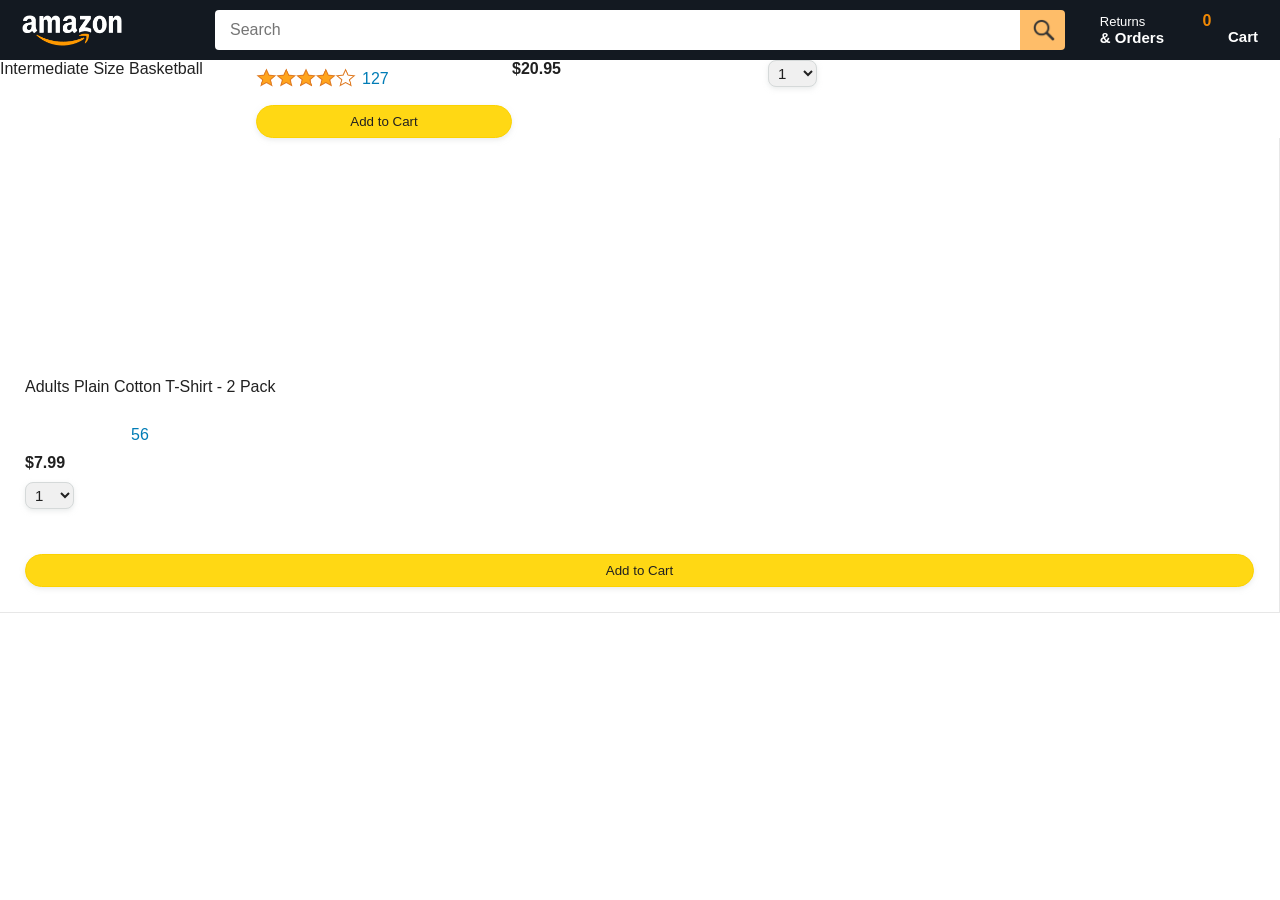
<file: index.html>
<!DOCTYPE html>
<html lang="en">
<head>
  <meta charset="UTF-8">
  <meta name="viewport" content="width=device-width, initial-scale=1.0">
  <meta http-equiv="refresh" content="0; url=amazon.html">
  <title>Amazon Clone</title>
</head>
<body>
  <p>Redirecting to the Amazon project...</p>
  <a href="amazon.html">Open Amazon Clone</a>
</body>
</html>
</file>
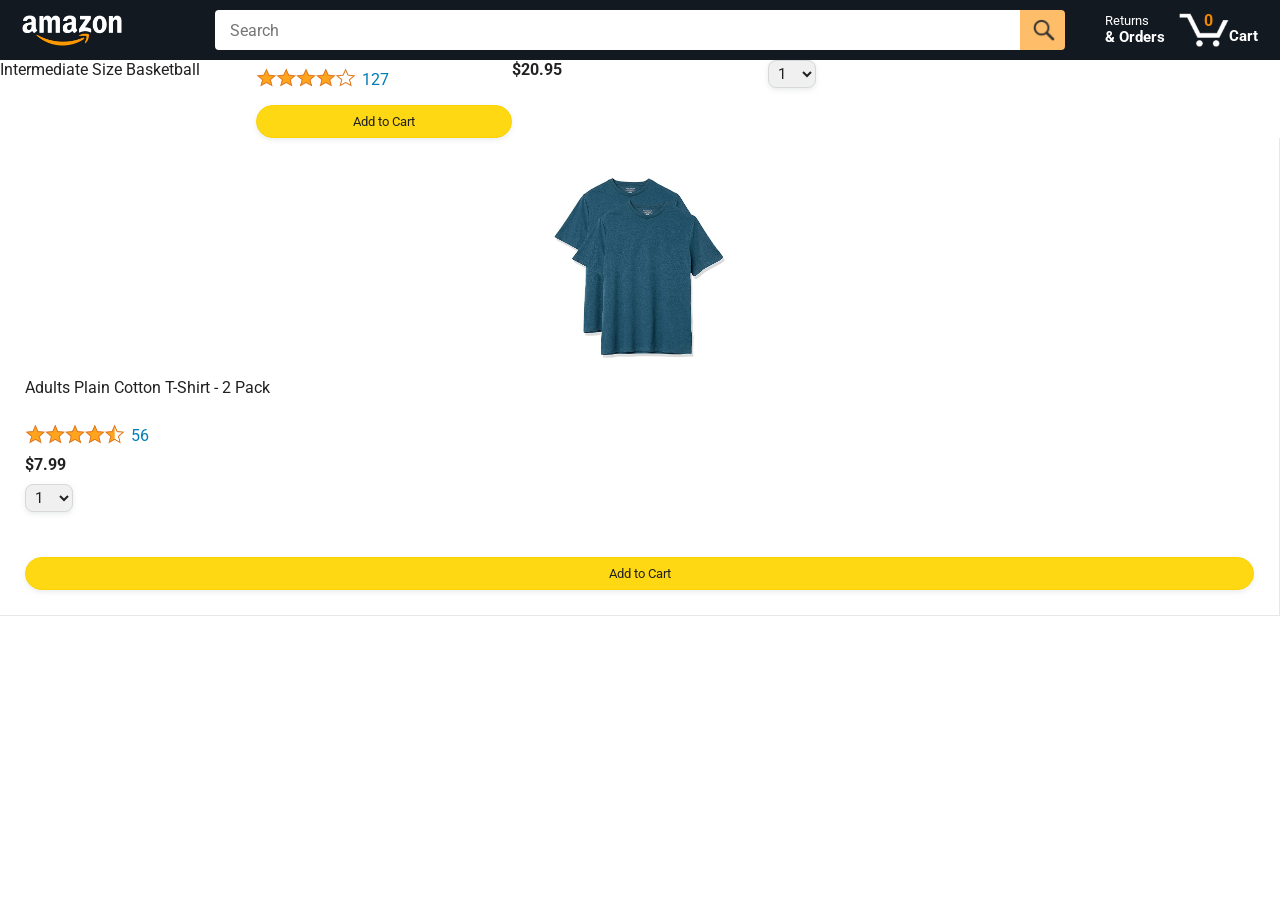
<file: amazon.html>
<!DOCTYPE html>
<html>

<head>
  <title>Amazon Project</title>

  <!-- This code is needed for responsive design to work.
      (Responsive design = make the website look good on
      smaller screen sizes like a phone or a tablet). -->
  <meta name="viewport" content="width=device-width, initial-scale=1">

  <!-- Load a font called Roboto from Google Fonts. -->
  <link rel="preconnect" href="https://fonts.googleapis.com">
  <link rel="preconnect" href="https://fonts.gstatic.com" crossorigin>
  <link href="https://fonts.googleapis.com/css2?family=Roboto:wght@400;500;700&display=swap" rel="stylesheet">

  <!-- Here are the CSS files for this page. -->
  <link rel="stylesheet" href="styles/shared/general.css">
  <link rel="stylesheet" href="styles/shared/amazon-header.css">
  <link rel="stylesheet" href="styles/pages/amazon.css">
</head>

<body>
  <div class="amazon-header">
    <div class="amazon-header-left-section">
      <a href="amazon.html" class="header-link">
        <img class="amazon-logo" src="images/amazon-logo-white.png">
        <img class="amazon-mobile-logo" src="images/amazon-mobile-logo-white.png">
      </a>
    </div>

    <div class="amazon-header-middle-section">
      <input class="search-bar" type="text" placeholder="Search">

      <button class="search-button">
        <img class="search-icon" src="images/icons/search-icon.png">
      </button>
    </div>

    <div class="amazon-header-right-section">
      <a class="orders-link header-link" href="orders.html">
        <span class="returns-text">Returns</span>
        <span class="orders-text">& Orders</span>
      </a>

      <a class="cart-link header-link" href="checkout.html">
        <img class="cart-icon" src="images/icons/cart-icon.png">
        <div class="cart-quantity js-cart-quantity">0</div>
        <div class="cart-text">Cart</div>
      </a>
    </div>
  </div>

  <div class="main">
    <div class="products-grid js-products-grid">



      <div class="product-name limit-text-to-2-lines">
        Intermediate Size Basketball
      </div>

      <div class="product-rating-container">
        <img class="product-rating-stars" src="images/ratings/rating-40.png">
        <div class="product-rating-count link-primary">
          127
        </div>
      </div>

      <div class="product-price">
        $20.95
      </div>

      <div class="product-quantity-container">
        <select>
          <option selected value="1">1</option>
          <option value="2">2</option>
          <option value="3">3</option>
          <option value="4">4</option>
          <option value="5">5</option>
          <option value="6">6</option>
          <option value="7">7</option>
          <option value="8">8</option>
          <option value="9">9</option>
          <option value="10">10</option>
        </select>
      </div>

      <div class="product-spacer"></div>

      <div class="added-to-cart">
        <img src="images/icons/checkmark.png">
        Added
      </div>

      <button class="add-to-cart-button button-primary">
        Add to Cart
      </button>
    </div>

    <div class="product-container">
      <div class="product-image-container">
        <img class="product-image" src="images/products/adults-plain-cotton-tshirt-2-pack-teal.jpg">
      </div>

      <div class="product-name limit-text-to-2-lines">
        Adults Plain Cotton T-Shirt - 2 Pack
      </div>

      <div class="product-rating-container">
        <img class="product-rating-stars" src="images/ratings/rating-45.png">
        <div class="product-rating-count link-primary">
          56
        </div>
      </div>

      <div class="product-price">
        $7.99
      </div>

      <div class="product-quantity-container">
        <select>
          <option selected value="1">1</option>
          <option value="2">2</option>
          <option value="3">3</option>
          <option value="4">4</option>
          <option value="5">5</option>
          <option value="6">6</option>
          <option value="7">7</option>
          <option value="8">8</option>
          <option value="9">9</option>
          <option value="10">10</option>
        </select>
      </div>

      <div class="product-spacer"></div>

      <div class="added-to-cart">
        <img src="images/icons/checkmark.png">
        Added
      </div>

      <button class="add-to-cart-button button-primary">
        Add to Cart
      </button>
    </div>
  </div>
  </div>

  <script type="module" src="scripts/amazon.js"></script>
</body>

</html>
</file>
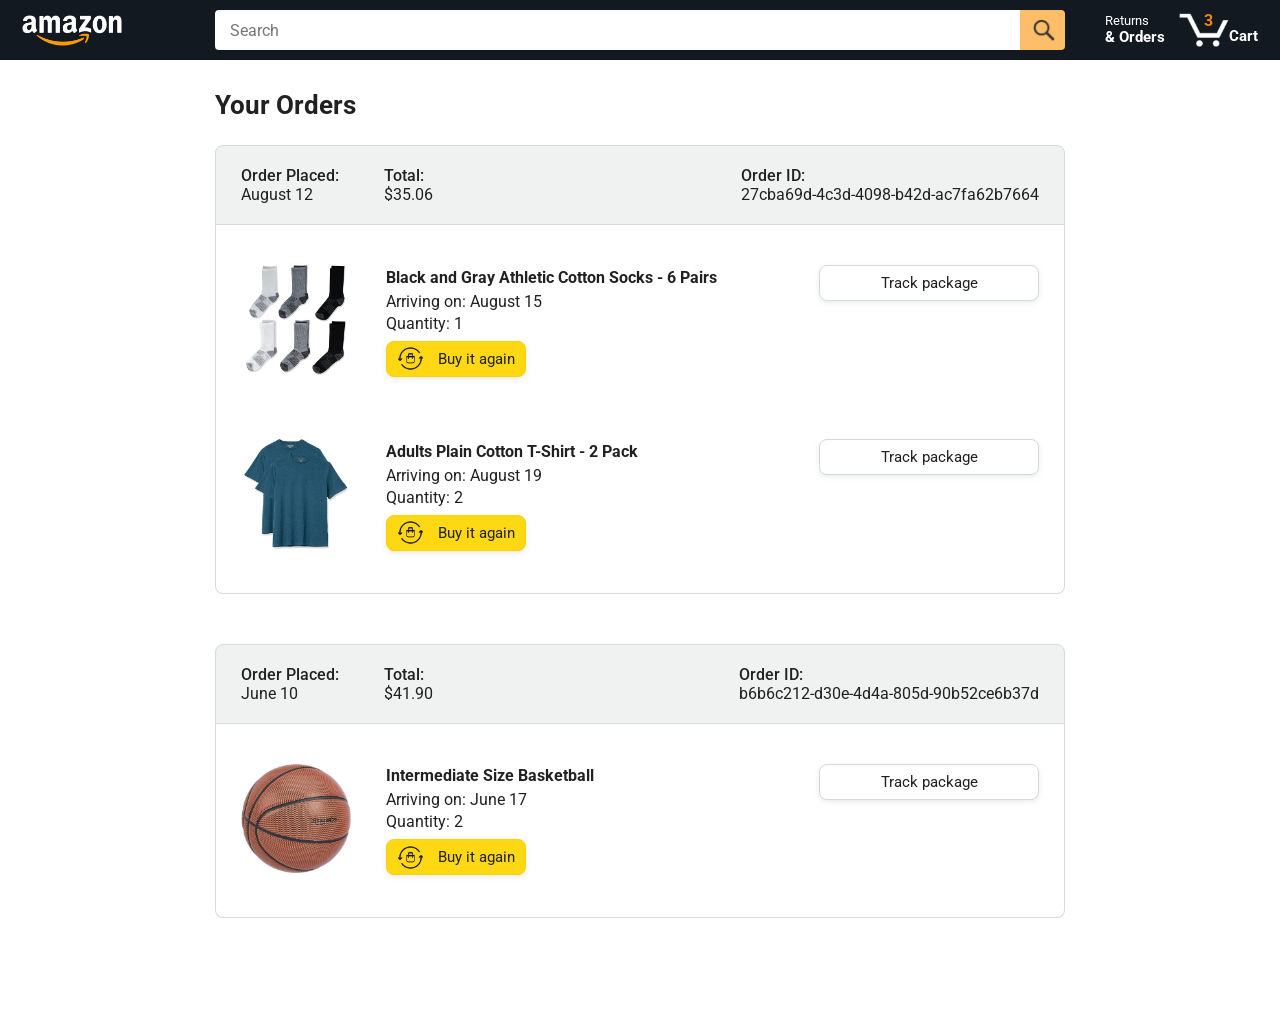
<file: orders.html>
<!DOCTYPE html>
<html>
  <head>
    <title>Orders</title>

    <!-- This code is needed for responsive design to work.
      (Responsive design = make the website look good on
      smaller screen sizes like a phone or a tablet). -->
    <meta name="viewport" content="width=device-width, initial-scale=1">

    <!-- Load a font called Roboto from Google Fonts. -->
    <link rel="preconnect" href="https://fonts.googleapis.com">
    <link rel="preconnect" href="https://fonts.gstatic.com" crossorigin>
    <link href="https://fonts.googleapis.com/css2?family=Roboto:wght@400;500;700&display=swap" rel="stylesheet">

    <!-- Here are the CSS files for this page. -->
    <link rel="stylesheet" href="styles/shared/general.css">
    <link rel="stylesheet" href="styles/shared/amazon-header.css">
    <link rel="stylesheet" href="styles/pages/orders.css">
  </head>
  <body>
    <div class="amazon-header">
      <div class="amazon-header-left-section">
        <a href="amazon.html" class="header-link">
          <img class="amazon-logo"
            src="images/amazon-logo-white.png">
          <img class="amazon-mobile-logo"
            src="images/amazon-mobile-logo-white.png">
        </a>
      </div>

      <div class="amazon-header-middle-section">
        <input class="search-bar" type="text" placeholder="Search">

        <button class="search-button">
          <img class="search-icon" src="images/icons/search-icon.png">
        </button>
      </div>

      <div class="amazon-header-right-section">
        <a class="orders-link header-link" href="orders.html">
          <span class="returns-text">Returns</span>
          <span class="orders-text">& Orders</span>
        </a>

        <a class="cart-link header-link" href="checkout.html">
          <img class="cart-icon" src="images/icons/cart-icon.png">
          <div class="cart-quantity">3</div>
          <div class="cart-text">Cart</div>
        </a>
      </div>
    </div>

    <div class="main">
      <div class="page-title">Your Orders</div>

      <div class="orders-grid">
        <div class="order-container">
          
          <div class="order-header">
            <div class="order-header-left-section">
              <div class="order-date">
                <div class="order-header-label">Order Placed:</div>
                <div>August 12</div>
              </div>
              <div class="order-total">
                <div class="order-header-label">Total:</div>
                <div>$35.06</div>
              </div>
            </div>

            <div class="order-header-right-section">
              <div class="order-header-label">Order ID:</div>
              <div>27cba69d-4c3d-4098-b42d-ac7fa62b7664</div>
            </div>
          </div>

          <div class="order-details-grid">
            <div class="product-image-container">
              <img src="images/products/athletic-cotton-socks-6-pairs.jpg">
            </div>

            <div class="product-details">
              <div class="product-name">
                Black and Gray Athletic Cotton Socks - 6 Pairs
              </div>
              <div class="product-delivery-date">
                Arriving on: August 15
              </div>
              <div class="product-quantity">
                Quantity: 1
              </div>
              <button class="buy-again-button button-primary">
                <img class="buy-again-icon" src="images/icons/buy-again.png">
                <span class="buy-again-message">Buy it again</span>
              </button>
            </div>

            <div class="product-actions">
              <a href="tracking.html?orderId=123&productId= 456">
                <button class="track-package-button button-secondary">
                  Track package
                </button>
              </a>
            </div>

            <div class="product-image-container">
              <img src="images/products/adults-plain-cotton-tshirt-2-pack-teal.jpg">
            </div>

            <div class="product-details">
              <div class="product-name">
                Adults Plain Cotton T-Shirt - 2 Pack
              </div>
              <div class="product-delivery-date">
                Arriving on: August 19
              </div>
              <div class="product-quantity">
                Quantity: 2
              </div>
              <button class="buy-again-button button-primary">
                <img class="buy-again-icon" src="images/icons/buy-again.png">
                <span class="buy-again-message">Buy it again</span>
              </button>
            </div>

            <div class="product-actions">
              <a href="tracking.html">
                <button class="track-package-button button-secondary">
                  Track package
                </button>
              </a>
            </div>
          </div>
        </div>

        <div class="order-container">

          <div class="order-header">
            <div class="order-header-left-section">
              <div class="order-date">
                <div class="order-header-label">Order Placed:</div>
                <div>June 10</div>
              </div>
              <div class="order-total">
                <div class="order-header-label">Total:</div>
                <div>$41.90</div>
              </div>
            </div>

            <div class="order-header-right-section">
              <div class="order-header-label">Order ID:</div>
              <div>b6b6c212-d30e-4d4a-805d-90b52ce6b37d</div>
            </div>
          </div>

          <div class="order-details-grid">
            <div class="product-image-container">
              <img src="images/products/intermediate-composite-basketball.jpg">
            </div>

            <div class="product-details">
              <div class="product-name">
                Intermediate Size Basketball
              </div>
              <div class="product-delivery-date">
                Arriving on: June 17
              </div>
              <div class="product-quantity">
                Quantity: 2
              </div>
              <button class="buy-again-button button-primary">
                <img class="buy-again-icon" src="images/icons/buy-again.png">
                <span class="buy-again-message">Buy it again</span>
              </button>
            </div>

            <div class="product-actions">
              <a href="tracking.html">
                <button class="track-package-button button-secondary">
                  Track package
                </button>
              </a>
            </div>
          </div>
        </div>
      </div>
    </div>
  </body>
</html>
</file>
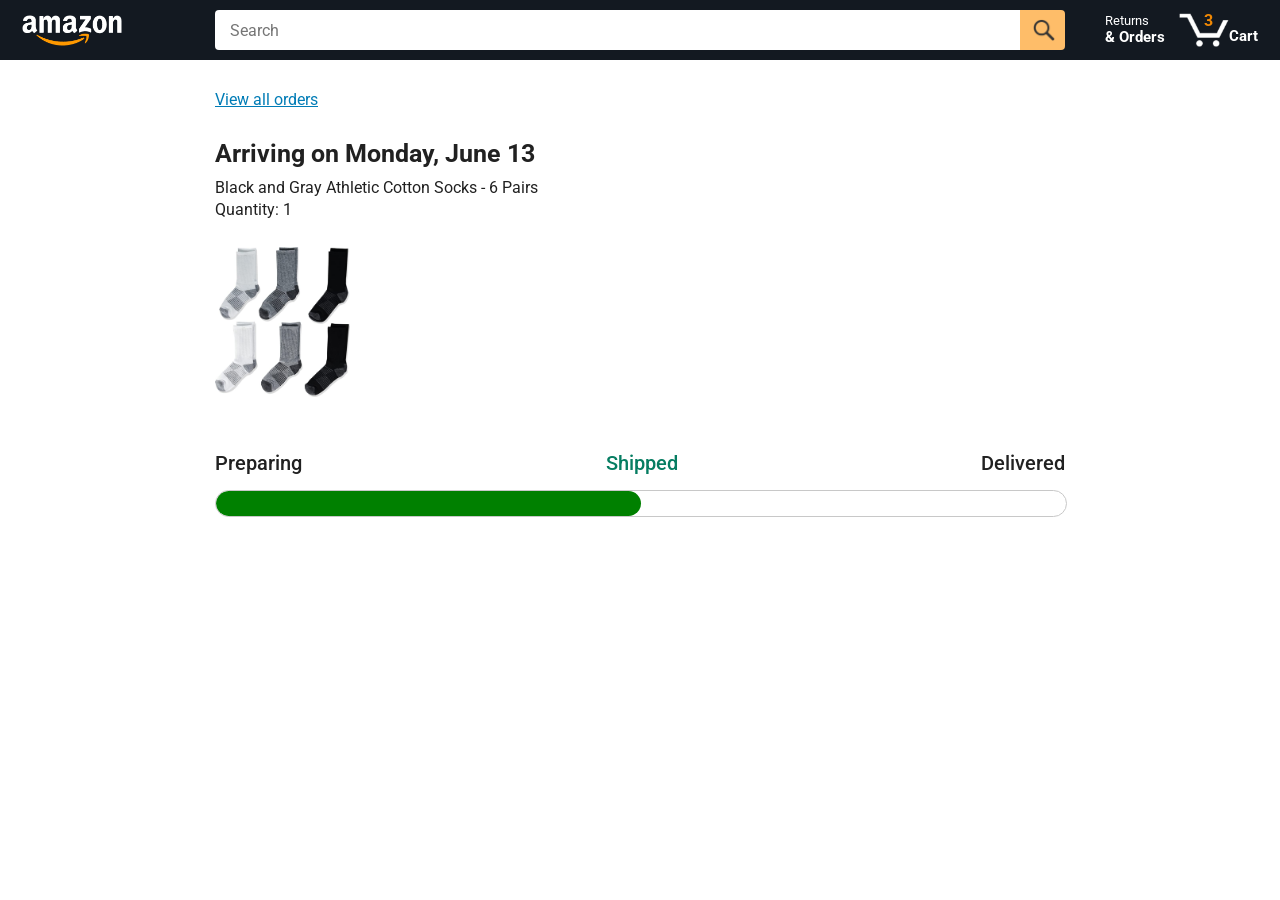
<file: tracking.html>
<!DOCTYPE html>
<html>
  <head>
    <title>Tracking</title>

    <!-- This code is needed for responsive design to work.
      (Responsive design = make the website look good on
      smaller screen sizes like a phone or a tablet). -->
    <meta name="viewport" content="width=device-width, initial-scale=1">

    <!-- Load a font called Roboto from Google Fonts. -->
    <link rel="preconnect" href="https://fonts.googleapis.com">
    <link rel="preconnect" href="https://fonts.gstatic.com" crossorigin>
    <link href="https://fonts.googleapis.com/css2?family=Roboto:wght@400;500;700&display=swap" rel="stylesheet">

    <!-- Here are the CSS files for this page. -->
    <link rel="stylesheet" href="styles/shared/general.css">
    <link rel="stylesheet" href="styles/shared/amazon-header.css">
    <link rel="stylesheet" href="styles/pages/tracking.css">
  </head>
  <body>
    <div class="amazon-header">
      <div class="amazon-header-left-section">
        <a href="amazon.html" class="header-link">
          <img class="amazon-logo"
            src="images/amazon-logo-white.png">
          <img class="amazon-mobile-logo"
            src="images/amazon-mobile-logo-white.png">
        </a>
      </div>

      <div class="amazon-header-middle-section">
        <input class="search-bar" type="text" placeholder="Search">

        <button class="search-button">
          <img class="search-icon" src="images/icons/search-icon.png">
        </button>
      </div>

      <div class="amazon-header-right-section">
        <a class="orders-link header-link" href="orders.html">
          <span class="returns-text">Returns</span>
          <span class="orders-text">& Orders</span>
        </a>

        <a class="cart-link header-link" href="checkout.html">
          <img class="cart-icon" src="images/icons/cart-icon.png">
          <div class="cart-quantity">3</div>
          <div class="cart-text">Cart</div>
        </a>
      </div>
    </div>

    <div class="main">
      <div class="order-tracking">
        <a class="back-to-orders-link link-primary" href="orders.html">
          View all orders
        </a>

        <div class="delivery-date">
          Arriving on Monday, June 13
        </div>

        <div class="product-info">
          Black and Gray Athletic Cotton Socks - 6 Pairs
        </div>

        <div class="product-info">
          Quantity: 1
        </div>

        <img class="product-image" src="images/products/athletic-cotton-socks-6-pairs.jpg">

        <div class="progress-labels-container">
          <div class="progress-label">
            Preparing
          </div>
          <div class="progress-label current-status">
            Shipped
          </div>
          <div class="progress-label">
            Delivered
          </div>
        </div>

        <div class="progress-bar-container">
          <div class="progress-bar"></div>
        </div>
      </div>
    </div>

    <script>
       const url = new URL(window.location.href);
      console.log(url.searchParams.get('orderId'));
      console.log(url.searchParams.get('productId'));
    </script>
  </body>
</html>
</file>
<file: styles/shared/general.css>
body {
  font-family: Roboto, Arial;
  color: rgb(33, 33, 33);
  /* The <body> element has a default margin of 8px
     on all sides. This removes the default margins. */
  margin: 0;
}

/* <p> elements have a default margin on the top
   and bottom. This removes the default margins. */
p {
  margin: 0;
}

button {
  cursor: pointer;
}

select {
  cursor: pointer;
}

input, select, button {
  font-family: Roboto, Arial;
}

.button-primary {
  color: rgb(33, 33, 33);
  background-color: rgb(255, 216, 20);
  border: 1px solid rgb(252, 210, 0);
  border-radius: 8px;
  cursor: pointer;
  box-shadow: 0 2px 5px rgba(213, 217, 217, 0.5);
}

.button-primary:hover {
  background-color: rgb(247, 202, 0);
  border: 1px solid rgb(242, 194, 0);
}

.button-primary:active {
  background: rgb(255, 216, 20);
  border-color: rgb(252, 210, 0);
  box-shadow: none;
}

.button-secondary {
  color: rgb(33, 33, 33);
  background: white;
  border: 1px solid rgb(213, 217, 217);
  border-radius: 8px;
  cursor: pointer;
  box-shadow: 0 2px 5px rgba(213, 217, 217, 0.5);
}

.button-secondary:hover {
  background-color: rgb(247, 250, 250);
}

.button-secondary:active {
  background-color: rgb(237, 253, 255);
  box-shadow: none;
}

/* These styles will limit text to 2 lines. Anything
   beyond 2 lines will be replaced with "..."
   You can find this code by using an A.I. tool or by
   searching in Google.
   https://css-tricks.com/almanac/properties/l/line-clamp/ */
.limit-text-to-2-lines {
  display: -webkit-box;
  -webkit-line-clamp: 2;
  -webkit-box-orient: vertical;
  overflow: hidden;
}

.link-primary {
  color: rgb(1, 124, 182);
  cursor: pointer;
}

.link-primary:hover {
  color: rgb(196, 80, 0);
}

/* Styles for dropdown selectors. */
select {
  color: rgb(33, 33, 33);
  background-color: rgb(240, 240, 240);
  border: 1px solid rgb(213, 217, 217);
  border-radius: 8px;
  padding: 3px 5px;
  font-size: 15px;
  cursor: pointer;
  box-shadow: 0 2px 5px rgba(213, 217, 217, 0.5);
}

select:focus,
input:focus {
  outline: 2px solid rgb(255, 153, 0);
}
</file>
<file: styles/shared/amazon-header.css>
.amazon-header {
  background-color: rgb(19, 25, 33);
  color: white;
  padding-left: 15px;
  padding-right: 15px;

  display: flex;
  align-items: center;
  justify-content: space-between;

  position: fixed;
  top: 0;
  left: 0;
  right: 0;
  height: 60px;
}

.amazon-header-left-section {
  width: 180px;
}

@media (max-width: 800px) {
  .amazon-header-left-section {
    width: unset;
  }
}

.header-link {
  display: inline-block;
  padding: 6px;
  border-radius: 2px;
  cursor: pointer;
  text-decoration: none;
  border: 1px solid rgba(0, 0, 0, 0);
}

.header-link:hover {
  border: 1px solid white;
}

.amazon-logo {
  width: 100px;
  margin-top: 5px;
}

.amazon-mobile-logo {
  display: none;
}

@media (max-width: 575px) {
  .amazon-logo {
    display: none;
  }

  .amazon-mobile-logo {
    display: block;
    height: 35px;
    margin-top: 5px;
  }
}

.amazon-header-middle-section {
  flex: 1;
  max-width: 850px;
  margin-left: 10px;
  margin-right: 10px;
  display: flex;
}

.search-bar {
  flex: 1;
  width: 0;
  font-size: 16px;
  height: 38px;
  padding-left: 15px;
  border: none;
  border-top-left-radius: 4px;
  border-bottom-left-radius: 4px;
  border-top-right-radius: 0;
  border-bottom-right-radius: 0;
}

.search-button {
  background-color: rgb(254, 189, 105);
  border: none;
  width: 45px;
  height: 40px;
  border-top-right-radius: 4px;
  border-bottom-right-radius: 4px;
  flex-shrink: 0;
}

.search-icon {
  height: 22px;
  margin-left: 2px;
  margin-top: 3px;
}

.amazon-header-right-section {
  width: 180px;
  flex-shrink: 0;
  display: flex;
  justify-content: end;
}

.orders-link {
  color: white;
}

.returns-text {
  display: block;
  font-size: 13px;
}

.orders-text {
  display: block;
  font-size: 15px;
  font-weight: 700;
}

.cart-link {
  color: white;
  display: flex;
  align-items: center;
  position: relative;
}

.cart-icon {
  width: 50px;
}

.cart-text {
  margin-top: 12px;
  font-size: 15px;
  font-weight: 700;
}

.cart-quantity {
  color: rgb(240, 136, 4);
  font-size: 16px;
  font-weight: 700;

  position: absolute;
  top: 4px;
  left: 22px;
  
  width: 26px;
  text-align: center;
}
</file>
<file: styles/pages/amazon.css>
.main {
  margin-top: 60px;
}

.products-grid {
  display: grid;

  /* - In CSS Grid, 1fr means a column will take up the
       remaining space in the grid.
     - If we write 1fr 1fr ... 1fr; 8 times, this will
       divide the grid into 8 columns, each taking up an
       equal amount of the space.
     - repeat(8, 1fr); is a shortcut for repeating "1fr"
       8 times (instead of typing out "1fr" 8 times).
       repeat(...) is a special property that works with
       display: grid; */
  grid-template-columns: repeat(8, 1fr);
}

/* @media is used to create responsive design (making the
   website look good on any screen size). This @media
   means when the screen width is 2000px or less, we
   will divide the grid into 7 columns instead of 8. */
@media (max-width: 2000px) {
  .products-grid {
    grid-template-columns: repeat(7, 1fr);
  }
}

/* This @media means when the screen width is 1600px or
   less, we will divide the grid into 6 columns. */
@media (max-width: 1600px) {
  .products-grid {
    grid-template-columns: repeat(6, 1fr);
  }
}

@media (max-width: 1300px) {
  .products-grid {
    grid-template-columns: repeat(5, 1fr);
  }
}

@media (max-width: 1000px) {
  .products-grid {
    grid-template-columns: repeat(4, 1fr);
  }
}

@media (max-width: 800px) {
  .products-grid {
    grid-template-columns: repeat(3, 1fr);
  }
}

@media (max-width: 575px) {
  .products-grid {
    grid-template-columns: repeat(2, 1fr);
  }
}

@media (max-width: 450px) {
  .products-grid {
    grid-template-columns: 1fr;
  }
}

.product-container {
  padding-top: 40px;
  padding-bottom: 25px;
  padding-left: 25px;
  padding-right: 25px;

  border-right: 1px solid rgb(231, 231, 231);
  border-bottom: 1px solid rgb(231, 231, 231);

  display: flex;
  flex-direction: column;
}

.product-image-container {
  display: flex;
  justify-content: center;
  align-items: center;

  height: 180px;
  margin-bottom: 20px;
}

.product-image {
  /* Images will overflow their container by default. To
    prevent this, we set max-width and max-height to 100%
    so they stay inside their container. */
  max-width: 100%;
  max-height: 100%;
}

.product-name {
  height: 40px;
  margin-bottom: 5px;
}

.product-rating-container {
  display: flex;
  align-items: center;
  margin-bottom: 10px;
}

.product-rating-stars {
  width: 100px;
  margin-right: 6px;
}

.product-rating-count {
  color: rgb(1, 124, 182);
  cursor: pointer;
  margin-top: 3px;
}

.product-price {
  font-weight: 700;
  margin-bottom: 10px;
}

.product-quantity-container {
  margin-bottom: 17px;
}

.product-spacer {
  flex: 1;
}

.added-to-cart {
  color: rgb(6, 125, 98);
  font-size: 16px;

  display: flex;
  align-items: center;
  margin-bottom: 8px;

  /* At first, the "Added to cart" message will
     be invisible. Use JavaScript to change the
     opacity and make it visible. */
  opacity: 0;
}

.added-to-cart img {
  height: 20px;
  margin-right: 5px;
}

.add-to-cart-button {
  width: 100%;
  padding: 8px;
  border-radius: 50px;
}
</file>
<file: styles/pages/orders.css>
.main {
  max-width: 850px;
  margin-top: 90px;
  margin-bottom: 100px;
  padding-left: 20px;
  padding-right: 20px;

  /* margin-left: auto;
     margin-right auto;
     Is a trick for centering an element horizontally
     without needing a container. */
  margin-left: auto;
  margin-right: auto;
}

.page-title {
  font-weight: 700;
  font-size: 26px;
  margin-bottom: 25px;
}

.orders-grid {
  display: grid;
  grid-template-columns: 1fr;
  row-gap: 50px;
}

.order-header {
  background-color: rgb(240, 242, 242);
  border: 1px solid rgb(213, 217, 217);

  display: flex;
  align-items: center;
  justify-content: space-between;

  padding: 20px 25px;
  border-top-left-radius: 8px;
  border-top-right-radius: 8px;
}

.order-header-left-section {
  display: flex;
  flex-shrink: 0;
}

.order-header-label {
  font-weight: 500;
}

.order-date,
.order-total {
  margin-right: 45px;
}

.order-header-right-section {
  flex-shrink: 1;
}

@media (max-width: 575px) {
  .order-header {
    flex-direction: column;
    align-items: start;
    line-height: 23px;
    padding: 15px;
  }

  .order-header-left-section {
    flex-direction: column;
  }

  .order-header-label {
    margin-right: 5px;
  }

  .order-date,
  .order-total {
    display: grid;
    grid-template-columns: auto 1fr;
    margin-right: 0;
  }

  .order-header-right-section {
    display: grid;
    grid-template-columns: auto 1fr;
  }
}

.order-details-grid {
  padding: 40px 25px;
  border: 1px solid rgb(213, 217, 217);
  border-top: none;
  border-bottom-left-radius: 8px;
  border-bottom-right-radius: 8px;

  display: grid;
  grid-template-columns: 110px 1fr 220px;
  column-gap: 35px;
  row-gap: 60px;
  align-items: center;
}

@media (max-width: 800px) {
  .order-details-grid {
    grid-template-columns: 110px 1fr;
    row-gap: 0;
    padding-bottom: 8px;
  }
}

@media (max-width: 450px) {
  .order-details-grid {
    grid-template-columns: 1fr;
  }
}

.product-image-container {
  text-align: center;
}

.product-image-container img {
  max-width: 110px;
  max-height: 110px;
}

.product-name {
  font-weight: 700;
  margin-bottom: 5px;
}

.product-delivery-date {
  margin-bottom: 3px;
}

.product-quantity {
  margin-bottom: 8px;
}

.buy-again-button {
  font-size: 15px;
  width: 140px;
  height: 36px;
  border-radius: 8px;

  display: flex;
  align-items: center;
  justify-content: center;
}

.buy-again-icon {
  width: 25px;
  margin-right: 15px;
}

.product-actions {
  align-self: start;
}

.track-package-button {
  width: 100%;
  font-size: 15px;
  padding: 8px;
}

@media (max-width: 800px) {
  .buy-again-button {
    margin-bottom: 10px;
  }

  .product-actions {
    /* grid-column: 2 means this element will be placed
       in column 2 in the grid. (Normally, the column that
       an element is placed in is determined by the order
       of the elements in the HTML. grid-column overrides
       this default ordering). */
    grid-column: 2;
    margin-bottom: 30px;
  }

  .track-package-button {
    width: 140px;
  }
}

@media (max-width: 450px) {
  .product-image-container {
    text-align: center;
    margin-bottom: 25px;
  }

  .product-image-container img {
    max-width: 150px;
    max-height: 150px;
  }

  .product-name {
    margin-bottom: 10px;
  }

  .product-quantity {
    margin-bottom: 15px;
  }

  .buy-again-button {
    width: 100%;
    margin-bottom: 15px;
  }

  .product-actions {
    /* grid-column: auto; undos grid-column: 2; from above.
       This element will now be placed in its normal column
       in the grid. */
    grid-column: auto;
    margin-bottom: 70px;
  }

  .track-package-button {
    width: 100%;
    padding: 12px;
  }
}
</file>
<file: styles/pages/tracking.css>
.main {
  max-width: 850px;
  margin-top: 90px;
  margin-bottom: 100px;
  padding-left: 30px;
  padding-right: 30px;

  /* margin-left: auto;
     margin-right auto;
     Is a trick for centering an element horizontally
     without needing a container. */
  margin-left: auto;
  margin-right: auto;
}

.back-to-orders-link {
  display: inline-block;
  margin-bottom: 30px;
}

.delivery-date {
  font-size: 25px;
  font-weight: 700;
  margin-bottom: 10px;
}

.product-info {
  margin-bottom: 3px;
}

.product-image {
  max-width: 150px;
  max-height: 150px;
  margin-top: 25px;
  margin-bottom: 50px;
}

.progress-labels-container {
  display: flex;
  justify-content: space-between;
  font-size: 20px;
  font-weight: 500;
  margin-bottom: 15px;
}

.current-status {
  color: rgb(6, 125, 98);
}

@media (max-width: 575px) {
  .progress-labels-container {
    font-size: 16px;
  }
}

@media (max-width: 450px) {
  .progress-labels-container {
    flex-direction: column;
    margin-bottom: 5px;
  }

  .progress-label {
    margin-bottom: 3px;
  }
}

.progress-bar-container {
  height: 25px;
  width: 100%;

  border: 1px solid rgb(200, 200, 200);
  border-radius: 50px;
  overflow: hidden;
}

.progress-bar {
  height: 100%;
  background-color: green;
  border-radius: 50px;
  width: 50%;
}
</file>
